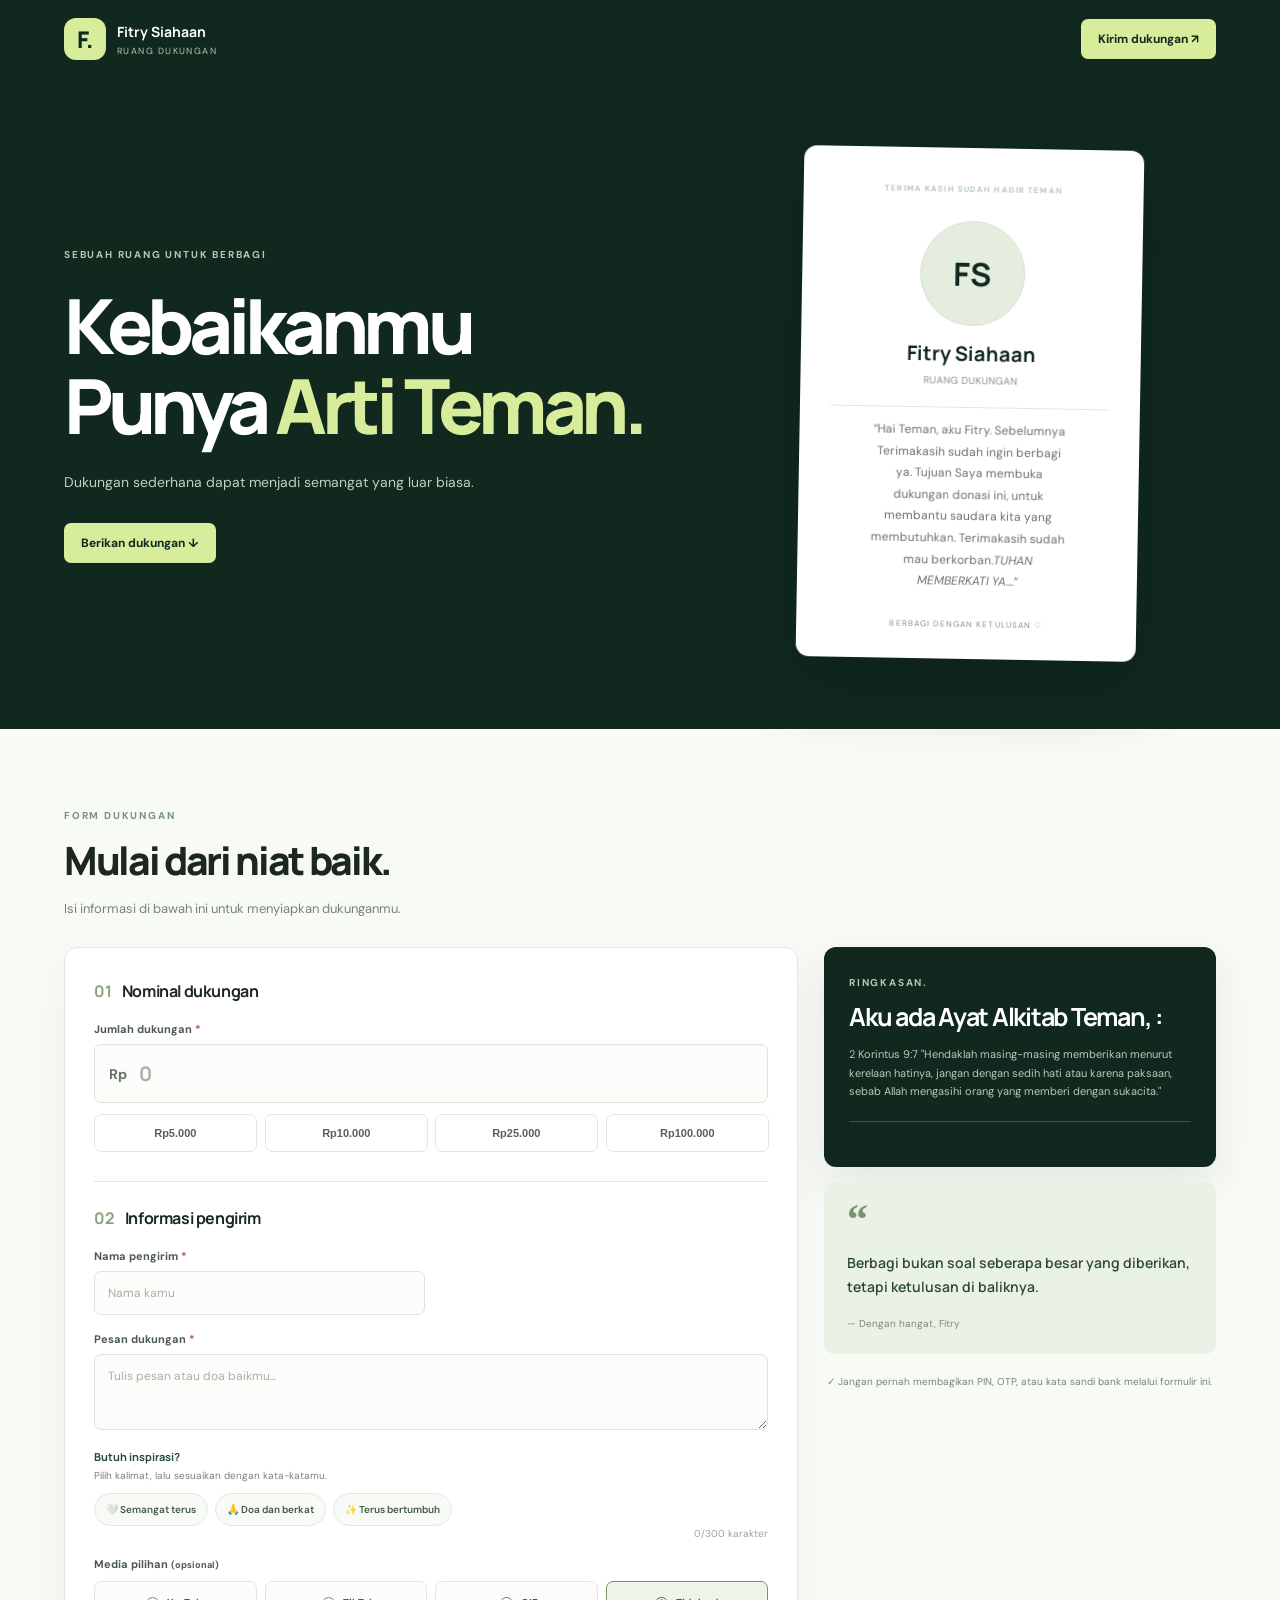
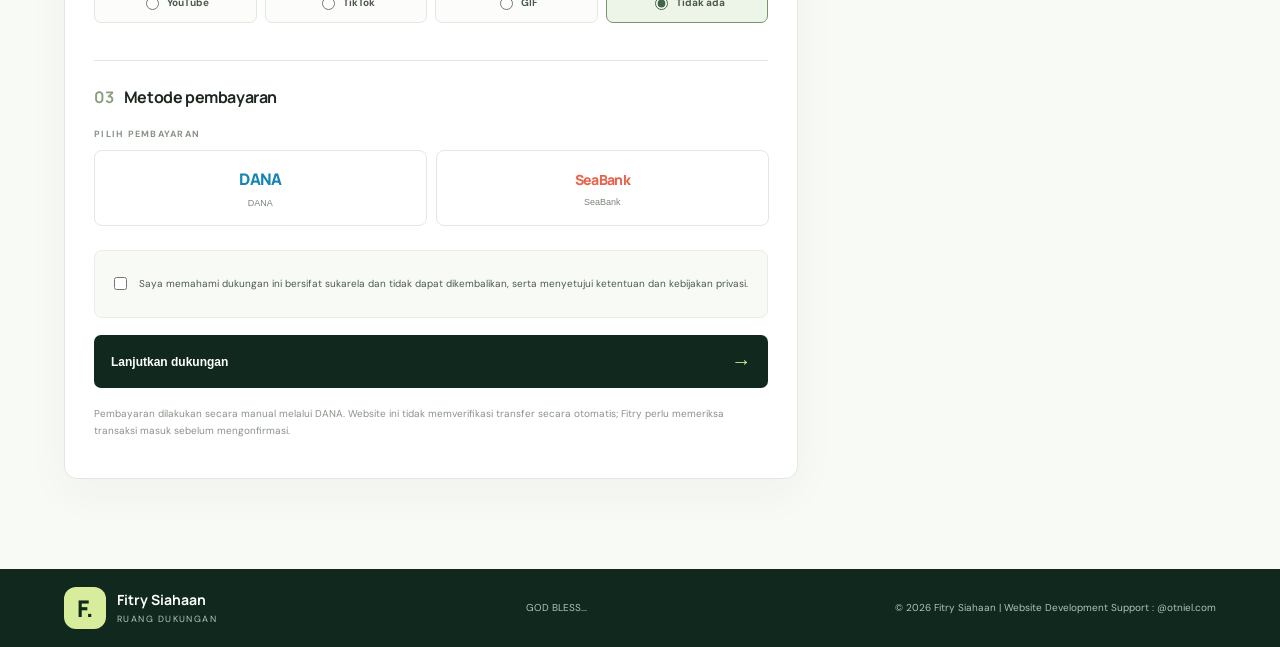
<file: index.html>
<!doctype html>
<html lang="id">
<head>
  <meta charset="utf-8">
  <meta name="viewport" content="width=device-width, initial-scale=1">
  <meta name="theme-color" content="#10281e">
  <title>Fitry Siahaan | Ruang Dukungan</title>
  <link rel="stylesheet" href="style.css">
</head>
<body>
<header>
  <a class="brand" href="#"><span class="mark">F.</span><span><strong>Fitry Siahaan</strong><small>RUANG DUKUNGAN</small></span></a>
  <a class="nav-cta" href="#donation">Kirim dukungan ↗</a>
</header>
<section class="hero">
  <div class="hero-copy">
    <span class="eyebrow">SEBUAH RUANG UNTUK BERBAGI</span>
    <h1>Kebaikanmu<br>Punya <em>Arti</em> <em>Teman.</em></h1>
    <p>Dukungan sederhana dapat menjadi semangat yang luar biasa.</p>
    <a class="cta" href="#donation">Berikan dukungan ↓</a>
  </div>
  <div class="profile-card">
    <span class="eyebrow">TERIMA KASIH SUDAH HADIR TEMAN</span>
    <div class="avatar">FS</div><h2>Fitry Siahaan</h2><p>RUANG DUKUNGAN</p>
    <hr><blockquote>“Hai Teman, aku Fitry.
      Sebelumnya Terimakasih sudah ingin berbagi ya.
      Tujuan Saya membuka dukungan donasi ini, untuk membantu saudara kita yang membutuhkan.
      Terimakasih sudah mau berkorban.<em>TUHAN MEMBERKATI YA....</em>”</blockquote>
    <span class="card-foot">BERBAGI DENGAN KETULUSAN ♡</span>
  </div>
</section>
<main id="donation">
  <div class="section-heading"><span class="eyebrow">FORM DUKUNGAN</span><h2>Mulai dari niat baik.</h2><p>Isi informasi di bawah ini untuk menyiapkan dukunganmu.</p></div>
  <div class="layout">
    <form id="donationForm" class="form-card">
      <h3><span>01</span> Nominal dukungan</h3>
      <label for="amount">Jumlah dukungan <b>*</b></label>
      <div class="amount-field"><span>Rp</span><input id="amount" type="number" min="1000" step="1000" placeholder="0" required></div>
      <div class="presets">
        <button type="button" data-amount="5000">Rp5.000</button><button type="button" data-amount="10000">Rp10.000</button>
        <button type="button" data-amount="25000">Rp25.000</button><button type="button" data-amount="100000">Rp100.000</button>
      </div>
      <h3><span>02</span> Informasi pengirim</h3>
      <div class="two-col">
        <div><label for="sender">Nama pengirim <b>*</b></label><input id="sender" type="text" maxlength="60" placeholder="Nama kamu" required></div>
        
      </div>
      <label for="message">Pesan dukungan <b>*</b></label>
      <textarea id="message" rows="3" maxlength="300" placeholder="Tulis pesan atau doa baikmu..." required></textarea>
      <div class="message-helper"><span class="helper-title">Butuh inspirasi?</span><span class="helper-subtitle">Pilih kalimat, lalu sesuaikan dengan kata-katamu.</span></div>
      <div class="message-presets" aria-label="Contoh pesan dukungan">
        <button type="button" data-message="Semangat terus, Fitry! Semoga setiap langkahmu dipenuhi hal baik. 🤍">🤍 Semangat terus</button>
        <button type="button" data-message="Kiranya Tuhan menyertai setiap proses dan rencana baikmu. 🙏">🙏 Doa dan berkat</button>
        <button type="button" data-message="Terus bertumbuh dan jadi berkat bagi banyak orang. Kamu pasti bisa! ✨">✨ Terus bertumbuh</button>
      </div>
      <div class="char-count"><span id="charCount">0</span>/300 karakter</div>
      <label>Media pilihan <small>(opsional)</small></label>
      <div class="media-options">
        <label><input type="radio" name="media" value="YouTube"> YouTube</label>
        <label><input type="radio" name="media" value="TikTok"> TikTok</label>
        <label><input type="radio" name="media" value="GIF"> GIF</label>
        <label><input type="radio" name="media" value="Tidak ada" checked> Tidak ada</label>
      </div>
      <h3><span>03</span> Metode pembayaran</h3>
      <p class="hint">PILIH PEMBAYARAN</p>
      <div class="payment-grid">
        <button type="button" data-method="DANA" aria-pressed="false"><b class="dana">DANA</b><small>DANA</small></button>
        <button type="button" data-method="SeaBank" aria-pressed="false"><b class="seabank">SeaBank</b><small>SeaBank</small></button>
      </div>
      <div id="paymentDetails" class="payment-details" hidden>
        <span class="eyebrow">DETAIL PEMBAYARAN</span>
        <div id="danaAccount" hidden>
          <h4>Transfer melalui DANA</h4>
          <p>Transfer sesuai nominal dukungan ke akun berikut:</p>
          <p class="account-name">Atas nama <strong>Magdalena Nadapdap</strong></p>
          <div class="dana-number"><strong id="danaNumber">088279732646</strong><button type="button" id="copyDana" class="copy-button">Salin nomor</button></div>
        </div>
        <div id="seabankAccount" hidden>
          <h4>Transfer melalui SeaBank</h4>
          <p>Transfer sesuai nominal dukungan ke rekening berikut:</p>
          <p class="account-name">Atas nama <strong>Fitry Siahaan</strong></p>
          <div class="dana-number"><strong id="seaBankNumber">901402872450</strong><button type="button" id="copySeaBank" class="copy-button">Salin nomor</button></div>
        </div>
        <small>Pastikan nomor dan nama penerima sesuai sebelum mengirim uang.</small>
        <p class="payment-warning">Setelah transfer, tekan tombol WhatsApp untuk mengirim detail konfirmasi. Website tidak memverifikasi transfer secara otomatis.</p>
        <button type="button" id="whatsappConfirm" class="submit whatsapp-submit">Konfirmasi melalui WhatsApp <span>↗</span></button>
      </div>

      <div class="consent">
       
        <label><input id="agree" type="checkbox" required> Saya memahami dukungan ini bersifat sukarela dan tidak dapat dikembalikan, serta menyetujui ketentuan dan kebijakan privasi.</label>
      </div>
      <button class="submit" type="submit">Lanjutkan dukungan <span>→</span></button>
      <div id="formMessage" role="status" aria-live="polite"></div>
      <p class="note">Pembayaran dilakukan secara manual melalui DANA. Website ini tidak memverifikasi transfer secara otomatis; Fitry perlu memeriksa transaksi masuk sebelum mengonfirmasi.</p>
    </form>
    <aside>
      <div class="summary-card">
        <span class="eyebrow">RINGKASAN.</span><h2>Aku ada Ayat Alkitab Teman, :</h2><p>2 Korintus 9:7
"Hendaklah masing-masing memberikan menurut kerelaan hatinya, jangan dengan sedih hati atau karena paksaan, sebab Allah mengasihi orang yang memberi dengan sukacita."</p><hr>
       
      </div>

      <div class="quote-card"><b>“</b><p>Berbagi bukan soal seberapa besar yang diberikan, tetapi ketulusan di baliknya.</p><small>— Dengan hangat, Fitry</small></div>
      <p class="privacy">✓ Jangan pernah membagikan PIN, OTP, atau kata sandi bank melalui formulir ini.</p>
    </aside>
  </div>
</main>
<footer>
  <a class="brand" href="#"><span class="mark">F.</span><span><strong>Fitry Siahaan</strong><small>RUANG DUKUNGAN</small></span></a>
  <p>GOD BLESS...</p><small>© <span id="year"></span> Fitry Siahaan | Website Development Support : @otniel.com</small>
</footer>
<script src="script.js"></script>
</body></html>
</file>
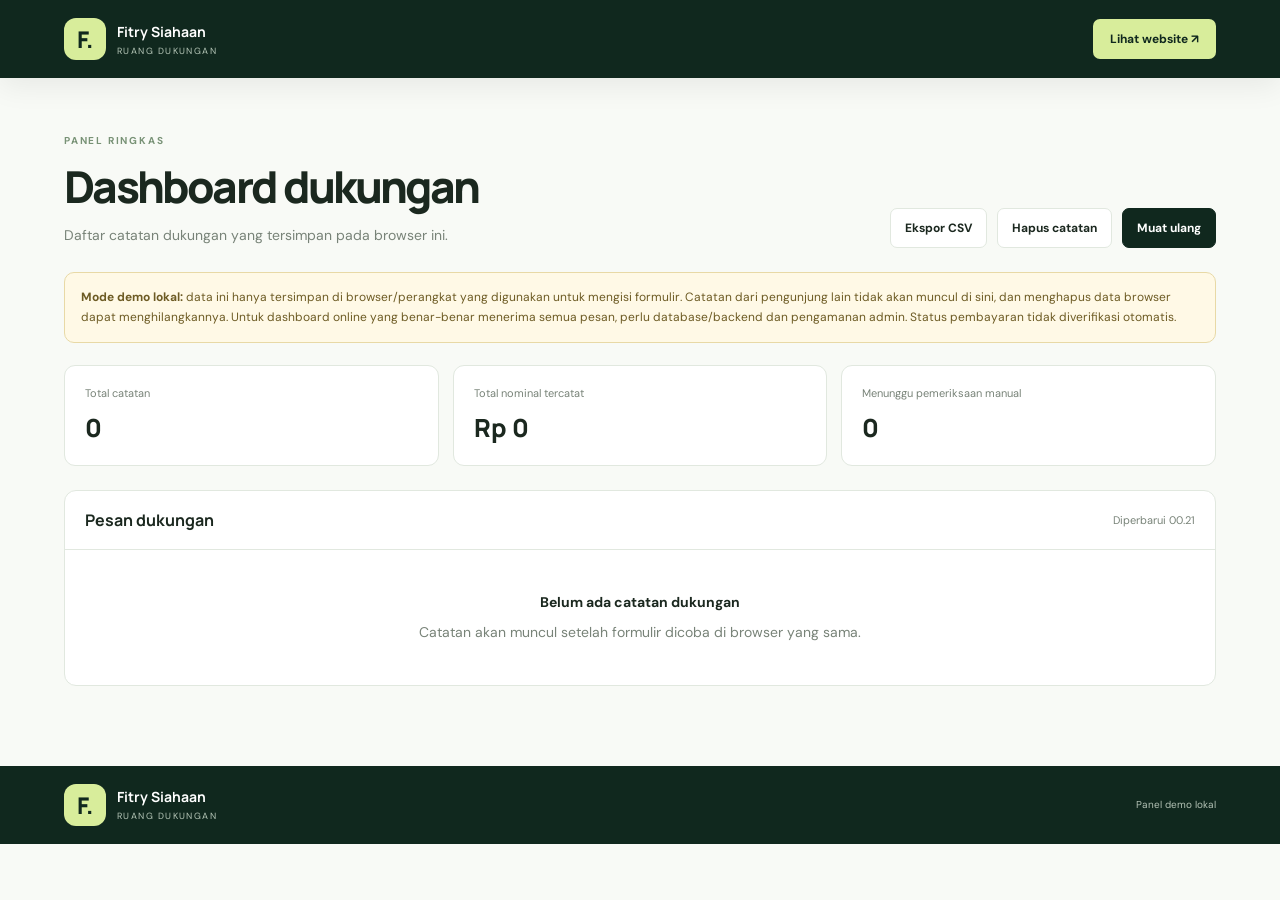
<file: admin.html>
<!doctype html>
<html lang="id">
<head>
  <meta charset="utf-8">
  <meta name="viewport" content="width=device-width, initial-scale=1">
  <meta name="theme-color" content="#10281e">
  <title>Dashboard | Ruang Dukungan</title>
  <link rel="stylesheet" href="style.css">
  <style>
    .admin-main{max-width:1160px;width:90%;margin:auto;padding:52px 0 80px}
    .admin-top{display:flex;align-items:flex-end;justify-content:space-between;gap:16px;flex-wrap:wrap;margin-bottom:24px}
    .admin-top h1{font:800 clamp(30px,4vw,44px) var(--sans);letter-spacing:-.06em;margin:8px 0}
    .admin-top p{color:var(--muted);margin:0;line-height:1.7}
    .admin-actions{display:flex;gap:10px;flex-wrap:wrap}
    .admin-btn{border:1px solid var(--line);border-radius:7px;padding:11px 14px;background:#fff;color:var(--ink);font:700 12px var(--body);cursor:pointer}
    .admin-btn.primary{background:var(--forest);color:#fff;border-color:var(--forest)}
    .admin-notice{border:1px solid #e8d9a6;background:#fff9e6;color:#6d5b24;border-radius:10px;padding:14px 16px;line-height:1.7;font-size:12px;margin-bottom:22px}
    .stats{display:grid;grid-template-columns:repeat(3,minmax(0,1fr));gap:14px;margin-bottom:24px}
    .stat{background:#fff;border:1px solid var(--line);border-radius:11px;padding:20px}
    .stat span{display:block;color:var(--muted);font-size:11px;margin-bottom:10px}.stat strong{font:800 25px var(--sans)}
    .table-wrap{background:#fff;border:1px solid var(--line);border-radius:12px;overflow:hidden}
    .table-head{padding:18px 20px;border-bottom:1px solid var(--line);display:flex;justify-content:space-between;gap:10px;align-items:center;flex-wrap:wrap}
    .table-head h2{font:700 16px var(--sans);margin:0}
    .records{display:grid;gap:0}
    .record{padding:19px 20px;border-bottom:1px solid var(--line);display:grid;grid-template-columns:1fr auto;gap:10px}
    .record:last-child{border-bottom:0}
    .record h3{font:700 14px var(--sans);margin:0 0 6px}.record p{margin:5px 0;color:#667366;line-height:1.6;overflow-wrap:anywhere}
    .record-meta{font-size:11px;color:var(--muted)}
    .record-amount{font:800 16px var(--sans);text-align:right}
    .status{display:inline-block;background:#fff4d6;color:#775d14;border-radius:20px;padding:6px 9px;font-size:10px;font-weight:700;margin-top:8px}
    .empty{padding:40px 20px;text-align:center;color:var(--muted);line-height:1.8}
    .empty strong{display:block;color:var(--ink);margin-bottom:5px}
    @media(max-width:640px){.stats{grid-template-columns:1fr}.record{grid-template-columns:1fr}.record-amount{text-align:left}}
  </style>
</head>
<body>
<header>
  <a class="brand" href="index.html"><span class="mark">F.</span><span><strong>Fitry Siahaan</strong><small>RUANG DUKUNGAN</small></span></a>
  <a class="nav-cta" href="index.html">Lihat website ↗</a>
</header>
<main class="admin-main">
  <div class="admin-top">
    <div><span class="eyebrow">PANEL RINGKAS</span><h1>Dashboard dukungan</h1><p>Daftar catatan dukungan yang tersimpan pada browser ini.</p></div>
    <div class="admin-actions"><button class="admin-btn" id="exportBtn">Ekspor CSV</button><button class="admin-btn" id="clearBtn">Hapus catatan</button><button class="admin-btn primary" id="refreshBtn">Muat ulang</button></div>
  </div>
  <div class="admin-notice"><strong>Mode demo lokal:</strong> data ini hanya tersimpan di browser/perangkat yang digunakan untuk mengisi formulir. Catatan dari pengunjung lain tidak akan muncul di sini, dan menghapus data browser dapat menghilangkannya. Untuk dashboard online yang benar-benar menerima semua pesan, perlu database/backend dan pengamanan admin. Status pembayaran tidak diverifikasi otomatis.</div>
  <section class="stats">
    <div class="stat"><span>Total catatan</span><strong id="totalCount">0</strong></div>
    <div class="stat"><span>Total nominal tercatat</span><strong id="totalAmount">Rp0</strong></div>
    <div class="stat"><span>Menunggu pemeriksaan manual</span><strong id="pendingCount">0</strong></div>
  </section>
  <section class="table-wrap">
    <div class="table-head"><h2>Pesan dukungan</h2><span class="record-meta" id="updatedLabel">Belum dimuat</span></div>
    <div class="records" id="records"></div>
  </section>
</main>
<footer><a class="brand" href="index.html"><span class="mark">F.</span><span><strong>Fitry Siahaan</strong><small>RUANG DUKUNGAN</small></span></a><small>Panel demo lokal</small></footer>
<script>
const KEY = "ruangDukunganRecords";
const money = n => new Intl.NumberFormat("id-ID",{style:"currency",currency:"IDR",maximumFractionDigits:0}).format(n||0);
const safe = value => String(value ?? "").replace(/[&<>"']/g, ch => ({"&":"&amp;","<":"&lt;",">":"&gt;",'"':"&quot;","'":"&#39;"}[ch]));
function loadRecords(){try{return JSON.parse(localStorage.getItem(KEY)||"[]")}catch{return []}}
function render(){
 const data=loadRecords();
 document.querySelector("#totalCount").textContent=data.length;
 document.querySelector("#totalAmount").textContent=money(data.reduce((sum,r)=>sum+(Number(r.amount)||0),0));
 document.querySelector("#pendingCount").textContent=data.filter(r=>r.status!=="Terverifikasi").length;
 document.querySelector("#updatedLabel").textContent="Diperbarui "+new Date().toLocaleTimeString("id-ID",{hour:"2-digit",minute:"2-digit"});
 const host=document.querySelector("#records");
 if(!data.length){host.innerHTML='<div class="empty"><strong>Belum ada catatan dukungan</strong>Catatan akan muncul setelah formulir dicoba di browser yang sama.</div>';return}
 host.innerHTML=data.map(r=>'<article class="record"><div><h3>'+safe(r.name||"Tanpa nama")+'</h3><div class="record-meta">'+safe(new Date(r.createdAt).toLocaleString("id-ID"))+' · '+safe(r.method||"Metode tidak diketahui")+'</div><p>'+safe(r.message||"Tidak ada pesan")+'</p><p>Media: '+safe(r.media||"Tidak ada")+'</p><span class="status">'+safe(r.status||"Belum diverifikasi")+'</span></div><div class="record-amount">'+money(r.amount)+'</div></article>').join("");
}
document.querySelector("#refreshBtn").addEventListener("click",render);
document.querySelector("#clearBtn").addEventListener("click",()=>{if(confirm("Hapus semua catatan yang tersimpan pada browser ini?")){localStorage.removeItem(KEY);render()}});
document.querySelector("#exportBtn").addEventListener("click",()=>{
 const rows=loadRecords(); if(!rows.length){alert("Belum ada catatan untuk diekspor.");return}
 const csv=[["Nama","Nominal","Metode","Pesan","Media","Waktu","Status"],...rows.map(r=>[r.name,r.amount,r.method,r.message,r.media,r.createdAt,r.status])].map(row=>row.map(v=>'"'+String(v??"").replace(/"/g,'""')+'"').join(",")).join("\r\n");
 const blob=new Blob(["\ufeff"+csv],{type:"text/csv;charset=utf-8;"});const a=document.createElement("a");a.href=URL.createObjectURL(blob);a.download="catatan-ruang-dukungan.csv";a.click();URL.revokeObjectURL(a.href);
});
render();
</script>
</body></html>
</file>
<file: style.css>
@import url('https://fonts.googleapis.com/css2?family=DM+Sans:wght@400;500;600;700&family=Manrope:wght@400;500;600;700;800&display=swap');
:root{--forest:#10281e;--forest2:#244b35;--lime:#d8ed9b;--ink:#1b281f;--muted:#788378;--line:#e1e8df;--sans:'Manrope',sans-serif;--body:'DM Sans',sans-serif}
*{box-sizing:border-box}html{scroll-behavior:smooth;scroll-padding-top:20px}body{margin:0;background:#f8faf6;color:var(--ink);font:14px var(--body)}
header,footer{background:var(--forest);color:#fff;padding:18px max(calc((100vw - 1160px)/2),5%);display:flex;align-items:center;justify-content:space-between;gap:18px}
.brand{display:flex;align-items:center;gap:11px;color:inherit;text-decoration:none}.mark{display:grid;place-items:center;width:42px;height:42px;border-radius:12px;background:var(--lime);color:var(--forest);font:800 23px var(--sans)}
.brand strong,.brand small{display:block}.brand strong{font:700 14px var(--sans)}.brand small{font-size:9px;letter-spacing:.16em;color:#b6c7b8;margin-top:4px}
.nav-cta,.cta{display:inline-block;padding:12px 17px;border-radius:7px;background:var(--lime);color:var(--forest);font-weight:700;font-size:12px;text-decoration:none}
.hero{background:var(--forest);color:#fff;padding:70px max(calc((100vw - 1160px)/2),5%);display:grid;grid-template-columns:1.1fr .9fr;gap:60px;align-items:center}
.eyebrow{font-size:10px;letter-spacing:.18em;font-weight:700;color:#789276}.hero .eyebrow{color:#b4c9b2}.hero h1{font:800 clamp(48px,6vw,76px)/1.05 var(--sans);letter-spacing:-.07em;margin:24px 0}.hero h1 em{font-style:normal;color:var(--lime)}
.hero-copy>p{max-width:470px;color:#c1cec3;line-height:1.9;font-size:14px;margin:0 0 27px}
.profile-card{max-width:340px;width:100%;justify-self:center;padding:30px;background:#fff;color:var(--forest);border-radius:13px;text-align:center;box-shadow:0 24px 70px #06140c55;transform:rotate(1deg)}.profile-card>.eyebrow,.profile-card>small{font-size:8px;letter-spacing:.14em}
.avatar{height:105px;width:105px;border-radius:50%;background:#e5eddf;display:grid;place-items:center;margin:25px auto 14px;font:700 32px var(--sans);border:1px solid #d6e2d0}
.profile-card h2{font:700 20px var(--sans);margin:0}.profile-card p{font-size:10px;color:#849184;margin:7px 0 20px}.profile-card hr,hr{border:0;border-top:1px solid var(--line)}blockquote{font-size:12px;line-height:1.8;color:#667366}.card-foot{display:block;font-size:8px;letter-spacing:.14em;color:#80907f;margin-top:26px}
main{max-width:1160px;width:90%;margin:auto;padding:76px 0 90px}.section-heading{margin-bottom:30px}.section-heading h2{font:800 clamp(29px,4vw,39px) var(--sans);letter-spacing:-.06em;margin:10px 0}.section-heading p{color:var(--muted);font-size:13px}
.layout{display:grid;grid-template-columns:minmax(0,1.5fr) minmax(270px,.8fr);gap:26px;align-items:start}.form-card{background:#fff;border:1px solid var(--line);border-radius:13px;padding:29px;box-shadow:0 15px 45px #142c1b0a}
.form-card h3{font:700 16px var(--sans);margin:3px 0 20px;letter-spacing:-.025em}.form-card h3:not(:first-child){border-top:1px solid var(--line);padding-top:25px;margin-top:29px}.form-card h3 span{color:#8ba17e;margin-right:8px}
label{display:block;font-size:11px;font-weight:700;color:#4c5a4c;margin-bottom:8px}label b{color:#bd554b}input,textarea{font:12px var(--body);color:var(--ink)}
.amount-field{display:flex;align-items:center;gap:12px;border:1px solid #dbe4d8;background:#fcfdfa;padding:0 14px;border-radius:7px}.amount-field>span{font-weight:700;color:#667366}.amount-field input{width:100%;border:0;outline:0;background:transparent;padding:15px 0;font:700 20px var(--sans)}
input::placeholder,textarea::placeholder{color:#a7b1a6}.presets{display:grid;grid-template-columns:repeat(4,1fr);gap:8px;margin:11px 0 0}.presets button{padding:12px 4px;background:#fff;border:1px solid var(--line);border-radius:7px;font-size:11px;font-weight:600;color:#566456;cursor:pointer}.presets button.active,.presets button:hover{background:#edf4e8;border-color:#79966e}
.two-col{display:grid;grid-template-columns:1fr 1fr;gap:13px}.two-col input,textarea{width:100%;border:1px solid #dce4da;background:#fcfdfa;border-radius:7px;padding:13px;outline:0;margin-bottom:17px}.two-col input:focus,textarea:focus,.amount-field:focus-within{border-color:#78966e;box-shadow:0 0 0 3px #78966e18}
.char-count{text-align:right;font-size:10px;color:#9aa49a;margin-top:-12px;margin-bottom:17px}.media-options{display:grid;grid-template-columns:repeat(4,1fr);gap:8px;margin:10px 0 0}.media-options label{display:flex;align-items:center;justify-content:center;gap:5px;border:1px solid var(--line);border-radius:7px;padding:12px 3px;background:#fcfdfa;font-size:10px;cursor:pointer}.media-options input,.consent input{accent-color:#416746}.media-options label:has(input:checked){background:#edf4e8;border-color:#77946d}
.hint{font-size:9px;color:#879286;letter-spacing:.14em;font-weight:700;margin:18px 0 10px}.payment-grid{display:grid;grid-template-columns:repeat(4,minmax(0,1fr));gap:9px}.payment-grid button{display:flex;flex-direction:column;align-items:center;justify-content:center;gap:8px;min-width:0;min-height:82px;border:1px solid var(--line);background:#fff;border-radius:8px;cursor:pointer;transition:.15s}.payment-grid button:hover,.payment-grid button.selected{border-color:#66875e;background:#f1f7ed;box-shadow:0 0 0 2px #66875e19}.payment-grid b{font:800 16px var(--sans);letter-spacing:-.05em;white-space:nowrap}.payment-grid small{font-size:9px;color:#7b867a}.gopay,.dana,.bri{color:#1684b5}.ovo{color:#64449a;font-size:19px!important}.mandiri{color:#28665a;font-size:14px!important}.bni{color:#a96a4c;font:700 21px Georgia!important}.seabank{color:#e7654d;font-size:14px!important}
.consent{padding:15px;background:#f8faf6;border:1px solid #e8eee5;border-radius:8px;margin:24px 0 17px}.consent label{display:flex;align-items:flex-start;gap:9px;font-size:10px;line-height:1.7;font-weight:400;margin:9px 0}.consent input{margin-top:2px;flex:0 0 auto}
.submit{width:100%;display:flex;align-items:center;justify-content:space-between;padding:15px 17px;border:0;border-radius:7px;background:var(--forest);color:#fff;font-weight:700;font-size:12px;cursor:pointer}.submit:hover{background:var(--forest2)}.submit span{font-size:20px;color:var(--lime)}#formMessage{font-size:11px;line-height:1.7;color:#416b42;margin-top:12px}#formMessage.error{color:#b13c35}.note{font-size:10px;line-height:1.7;color:#899388;margin-top:17px}
.summary-card{position:sticky;top:20px;background:var(--forest);color:#fff;border-radius:12px;padding:25px;box-shadow:0 15px 40px #10281e17}.summary-card .eyebrow{color:#b4c9b2}.summary-card h2{font:700 25px var(--sans);letter-spacing:-.05em;margin:9px 0}.summary-card>p{font-size:11px;color:#b8c9bb;line-height:1.7}.summary-card hr{border-color:#385443;margin:20px 0}.summary-row{display:flex;justify-content:space-between;gap:10px;font-size:10px;color:#bdcbbf;margin:15px 0}.summary-row strong{color:#fff;text-align:right;max-width:55%;overflow-wrap:anywhere}.total-row{display:flex;align-items:center;justify-content:space-between;gap:10px;font-size:11px}.total-row strong{font:800 22px var(--sans);color:var(--lime)}.fine{display:block;color:#91a694;font-size:9px;line-height:1.7;margin-top:15px}
.quote-card{background:#eaf1e5;border-radius:10px;padding:23px;margin-top:15px}.quote-card>b{font:700 42px Georgia;color:#78966e;line-height:.7}.quote-card p{font:600 14px/1.7 var(--sans);color:#2d4933}.quote-card small{font-size:10px;color:#7b8978}.privacy{font-size:10px;line-height:1.8;color:#788477;padding:10px 3px}
footer p,footer>small{font-size:10px;color:#b3c2b5}
@media(max-width:760px){.hero{grid-template-columns:1fr;gap:35px;padding:52px 6%}.hero h1{font-size:clamp(50px,13vw,70px)}.profile-card{max-width:300px}.layout{grid-template-columns:1fr}.layout aside{grid-row:1}.summary-card{position:static}.quote-card{display:none}main{padding:55px 0 65px}.section-heading h2{font-size:32px}.form-card{padding:22px 17px}footer{flex-direction:column;align-items:flex-start;gap:13px}footer p{margin:0}}
@media(max-width:420px){header{padding:15px 5%}.nav-cta{font-size:10px;padding:11px}.mark{width:37px;height:37px}.brand strong{font-size:12px}.brand small{font-size:8px}.hero{padding-top:45px}.hero h1{font-size:48px}.presets{grid-template-columns:repeat(2,1fr)}.two-col{grid-template-columns:1fr;gap:0}.media-options{grid-template-columns:repeat(2,1fr)}.payment-grid{gap:7px}.payment-grid button{min-height:75px}.payment-grid b{font-size:14px}.form-card{padding:19px 13px}}

.payment-details{margin-top:18px;padding:18px;border:1px solid #cbdcc3;background:#f3f8ef;border-radius:9px}.payment-details h4{font:800 17px var(--sans);margin:9px 0}.payment-details p{font-size:11px;line-height:1.7;color:#536451}.payment-details>small{display:block;font-size:10px;line-height:1.7;color:#647361}.dana-number{display:flex;align-items:center;justify-content:space-between;gap:10px;padding:12px;background:#fff;border:1px solid #dbe6d5;border-radius:7px}.dana-number strong{font:800 18px var(--sans);letter-spacing:.02em;color:#1677b8}.copy-button{border:0;border-radius:6px;padding:10px 12px;background:var(--forest);color:#fff;font:700 10px var(--body);cursor:pointer;white-space:nowrap}.payment-details .payment-warning{padding-top:10px;border-top:1px solid #dce8d5;margin-bottom:0;color:#8b5c22}
@media(max-width:420px){.dana-number{align-items:flex-start;flex-direction:column}.copy-button{width:100%}}

.whatsapp-submit{margin-top:14px;background:#16864a}.whatsapp-submit:hover{background:#116c3b}

#danaAccount[hidden],#seabankAccount[hidden]{display:none!important}
.account-name{margin:.35rem 0 .65rem}
.payment-grid [data-method]{min-height:76px}


/* Premium motion and thoughtful message composition */
:root{scroll-behavior:smooth}
header{position:relative;z-index:2;box-shadow:0 8px 30px #07150d12}
.brand .mark{transition:transform .35s ease,box-shadow .35s ease}
.brand:hover .mark{transform:rotate(-7deg) translateY(-2px);box-shadow:0 8px 20px #d8ed9b35}
.nav-cta,.cta,.submit,.copy-button{transition:transform .22s ease,box-shadow .22s ease,background-color .22s ease}
.nav-cta:hover,.cta:hover,.submit:hover,.copy-button:hover{transform:translateY(-2px);box-shadow:0 8px 22px #07150d22}
.hero-copy{animation:rise-in .7s cubic-bezier(.2,.7,.2,1) both}
.profile-card{animation:card-in .8s .1s cubic-bezier(.2,.7,.2,1) both;transition:transform .35s ease,box-shadow .35s ease}
.profile-card:hover{transform:rotate(0) translateY(-4px);box-shadow:0 30px 80px #06140c66}
.section-heading{animation:rise-in .65s .08s both}
.form-card,.summary-card,.quote-card{transition:box-shadow .28s ease,border-color .28s ease}
.form-card:hover{box-shadow:0 20px 55px #142c1b12;border-color:#d4e0d0}
input,textarea{transition:border-color .2s ease,box-shadow .2s ease,background .2s ease}
input:focus,textarea:focus{background:#fff}
.payment-grid{grid-template-columns:repeat(2,minmax(0,1fr))}
.payment-grid button{transition:transform .22s ease,border-color .22s ease,background .22s ease,box-shadow .22s ease}
.payment-grid button:hover{transform:translateY(-2px)}
.payment-details{animation:rise-in .3s ease both}
.message-helper{display:flex;flex-direction:column;gap:4px;margin:-2px 0 10px}
.helper-title{font:700 11px var(--sans);color:var(--forest2)}
.helper-subtitle{font-size:10px;color:var(--muted);line-height:1.6}
.message-presets{display:flex;flex-wrap:wrap;gap:7px;margin:-1px 0 13px}
.message-presets button{border:1px solid #dfe8db;background:#f8faf6;color:#435b45;border-radius:999px;padding:9px 11px;font:600 10px var(--body);cursor:pointer;transition:transform .2s ease,background .2s ease,border-color .2s ease}
.message-presets button:hover,.message-presets button.active{background:#eaf3e4;border-color:#9db895;transform:translateY(-1px)}
.char-count{font-variant-numeric:tabular-nums}
@keyframes rise-in{from{opacity:0;transform:translateY(14px)}to{opacity:1;transform:translateY(0)}}
@keyframes card-in{from{opacity:0;transform:translateY(18px) rotate(0)}to{opacity:1;transform:translateY(0) rotate(1deg)}}
@media(max-width:420px){.message-presets{gap:6px}.message-presets button{font-size:9px;padding:9px 10px}.helper-subtitle{font-size:10px}}
@media(prefers-reduced-motion:reduce){*,*::before,*::after{scroll-behavior:auto!important;animation-duration:.01ms!important;animation-iteration-count:1!important;transition-duration:.01ms!important}}


/* Animasi premium V2: lebih terlihat saat halaman dibuka dan saat scroll */
@keyframes premium-page-in {
  0% { opacity: 0; transform: translateY(24px); filter: blur(3px); }
  100% { opacity: 1; transform: translateY(0); filter: blur(0); }
}
@keyframes gentle-float {
  0%,100% { transform: translateY(0) rotate(1deg); }
  50% { transform: translateY(-8px) rotate(0deg); }
}
@keyframes soft-glow {
  0%,100% { box-shadow: 0 15px 45px #142c1b0a; }
  50% { box-shadow: 0 22px 55px #244b351c; }
}
@keyframes button-pulse {
  0%,100% { box-shadow: 0 0 0 0 #d8ed9b00; }
  50% { box-shadow: 0 0 0 5px #d8ed9b2b; }
}
body.motion-ready .brand { animation: premium-page-in .65s .04s both; }
body.motion-ready .hero-copy { animation: premium-page-in .85s .12s both; }
body.motion-ready .profile-card { animation: premium-page-in .9s .25s both, gentle-float 5.5s 1.2s ease-in-out infinite; }
body.motion-ready .section-heading { animation: premium-page-in .75s .08s both; }
body.motion-ready .form-card { animation: premium-page-in .8s .16s both; }
body.motion-ready .summary-card { animation: premium-page-in .85s .28s both; }
body.motion-ready .quote-card { animation: premium-page-in .8s .35s both; }
body.motion-ready .submit { animation: button-pulse 3.2s 1.4s ease-in-out 2; }
body.motion-ready [data-reveal] {
  opacity: 0;
  transform: translateY(22px) scale(.99);
  filter: blur(2px);
  transition: opacity .75s cubic-bezier(.2,.7,.2,1), transform .75s cubic-bezier(.2,.7,.2,1), filter .75s ease;
  transition-delay: var(--reveal-delay, 0ms);
}
body.motion-ready [data-reveal].is-visible {
  opacity: 1;
  transform: translateY(0) scale(1);
  filter: blur(0);
}
.form-card,.summary-card,.profile-card,.quote-card,.payment-details,.message-presets button,.presets button,.payment-grid button {
  will-change: transform;
}
.payment-grid button:active,.presets button:active,.message-presets button:active,.submit:active,.copy-button:active {
  transform: scale(.975);
}
.payment-grid button.selected { animation: selected-pop .32s ease-out; }
@keyframes selected-pop {
  0% { transform: scale(.96); }
  70% { transform: scale(1.025); }
  100% { transform: scale(1); }
}
@media(prefers-reduced-motion:reduce) {
  body.motion-ready .brand,body.motion-ready .hero-copy,body.motion-ready .profile-card,
  body.motion-ready .section-heading,body.motion-ready .form-card,body.motion-ready .summary-card,
  body.motion-ready .quote-card,body.motion-ready .submit { animation:none!important; }
  body.motion-ready [data-reveal] { opacity:1!important; transform:none!important; filter:none!important; transition:none!important; }
}
</file>
